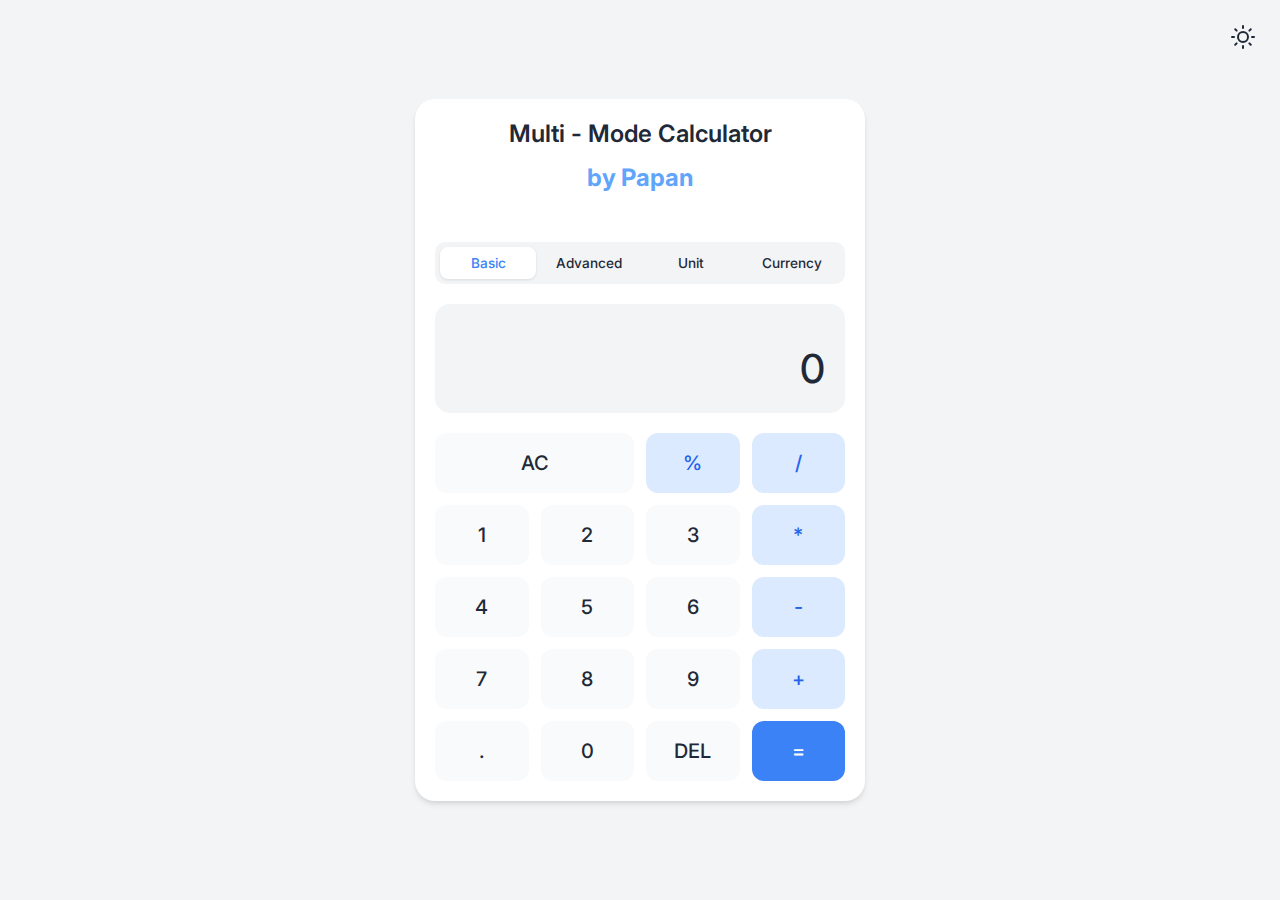
<file: index.html>
<!DOCTYPE html>
<html lang="en">

<head>
    <meta charset="UTF-8">
    <meta name="viewport" content="width=device-width, initial-scale=1.0">
    <meta name="description" content="Multi-Mode Calculator">
    <title>Multi-Mode Calculator</title>
    <link rel="stylesheet" href="style.css">
    <link rel="preconnect" href="https://fonts.googleapis.com">
    <link rel="preconnect" href="https://fonts.gstatic.com" crossorigin>
    <link href="https://fonts.googleapis.com/css2?family=Inter:wght@300;400;500;600&display=swap" rel="stylesheet">
    <link rel="icon" type="image/svg+xml" href="icon.svg">

</head>

<body>
    <div class="app-container">
        <header>
            <h1>Multi - Mode Calculator</h1>
            <h2>by <a href="https://github.com/papan-connect">Papan</a></h2>
            <br>
            <nav class="mode-switch">
                <button class="tab-btn active" data-tab="basic">Basic</button>
                <button class="tab-btn" data-tab="advanced">Advanced</button>
                <button class="tab-btn" data-tab="unit">Unit</button>
                <button class="tab-btn" data-tab="currency">Currency</button>
            </nav>
            <button id="theme-toggle" aria-label="Toggle Dark Mode">
                <svg class="icon-sun" xmlns="http://www.w3.org/2000/svg" width="24" height="24" viewBox="0 0 24 24"
                    fill="none" stroke="currentColor" stroke-width="2" stroke-linecap="round" stroke-linejoin="round">
                    <circle cx="12" cy="12" r="5"></circle>
                    <line x1="12" y1="1" x2="12" y2="3"></line>
                    <line x1="12" y1="21" x2="12" y2="23"></line>
                    <line x1="4.22" y1="4.22" x2="5.64" y2="5.64"></line>
                    <line x1="18.36" y1="18.36" x2="19.78" y2="19.78"></line>
                    <line x1="1" y1="12" x2="3" y2="12"></line>
                    <line x1="21" y1="12" x2="23" y2="12"></line>
                    <line x1="4.22" y1="19.78" x2="5.64" y2="18.36"></line>
                    <line x1="18.36" y1="5.64" x2="19.78" y2="4.22"></line>
                </svg>
                <svg class="icon-moon" xmlns="http://www.w3.org/2000/svg" width="24" height="24" viewBox="0 0 24 24"
                    fill="none" stroke="currentColor" stroke-width="2" stroke-linecap="round" stroke-linejoin="round"
                    style="display: none;">
                    <path d="M21 12.79A9 9 0 1 1 11.21 3 7 7 0 0 0 21 12.79z"></path>
                </svg>
            </button>
        </header>

        <main>
            <!-- Basic Calculator -->
            <section id="basic" class="calculator-mode active">
                <div class="display">
                    <div class="previous-operand" id="basic-previous"></div>
                    <div class="current-operand" id="basic-current">0</div>
                </div>
                <div class="keypad basic-keys">
                    <button class="btn-clear span-2">AC</button>
                    <button class="btn-op">%</button>
                    <button class="btn-op">/</button>
                    <button class="btn-num">1</button>
                    <button class="btn-num">2</button>
                    <button class="btn-num">3</button>
                    <button class="btn-op">*</button>
                    <button class="btn-num">4</button>
                    <button class="btn-num">5</button>
                    <button class="btn-num">6</button>
                    <button class="btn-op">-</button>
                    <button class="btn-num">7</button>
                    <button class="btn-num">8</button>
                    <button class="btn-num">9</button>
                    <button class="btn-op">+</button>
                    <button class="btn-num">.</button>
                    <button class="btn-num">0</button>
                    <button class="btn-delete">DEL</button>
                    <button class="btn-equals">=</button>
                </div>
            </section>

            <!-- Advanced Calculator -->
            <section id="advanced" class="calculator-mode">
                <div class="display">
                    <div class="previous-operand" id="adv-previous"></div>
                    <div class="current-operand" id="adv-current">0</div>
                </div>
                <div class="keypad advanced-keys">
                    <!-- Scientific Keys -->
                    <button class="btn-func">sin</button>
                    <button class="btn-func">cos</button>
                    <button class="btn-func">tan</button>
                    <button class="btn-func">log</button>
                    <button class="btn-func">ln</button>
                    <button class="btn-func">√</button>
                    <button class="btn-func">x²</button>
                    <button class="btn-func">x^y</button>
                    <button class="btn-func">(</button>
                    <button class="btn-func">)</button>

                    <!-- Standard Keys -->
                    <button class="btn-num">7</button>
                    <button class="btn-num">8</button>
                    <button class="btn-num">9</button>

                    <button class="btn-clear span-2">AC</button>

                    <button class="btn-num">4</button>
                    <button class="btn-num">5</button>
                    <button class="btn-num">6</button>
                    <button class="btn-op">+</button>
                    <button class="btn-op">-</button>

                    <button class="btn-num">1</button>
                    <button class="btn-num">2</button>
                    <button class="btn-num">3</button>
                    <button class="btn-op">*</button>
                    <button class="btn-op">/</button>

                    <button class="btn-num">.</button>
                    <button class="btn-num">0</button>
                    <button class="btn-delete">DEL</button>
                    <button class="btn-func">π</button>
                    <button class="btn-equals">=</button>
                </div>
            </section>

            <!-- Unit Converter -->
            <section id="unit" class="calculator-mode">
                <div class="converter-container">
                    <div class="converter-group">
                        <label for="unit-category">Category</label>
                        <select id="unit-category">
                            <option value="length">Length</option>
                            <option value="weight">Weight</option>
                            <option value="temperature">Temperature</option>
                            <option value="area">Area</option>
                        </select>
                    </div>

                    <div class="converter-inputs">
                        <div class="input-group">
                            <input type="number" id="unit-from-value" placeholder="0">
                            <select id="unit-from-type"></select>
                        </div>
                        <div class="equals-sign">=</div>
                        <div class="input-group">
                            <input type="number" id="unit-to-value" placeholder="0" readonly>
                            <select id="unit-to-type"></select>
                        </div>
                    </div>
                </div>
            </section>

            <!-- Currency Converter -->
            <section id="currency" class="calculator-mode">
                <div class="converter-container">
                    <div class="status-message" id="currency-status"></div>
                    <div class="converter-inputs">
                        <div class="input-group">
                            <label>Amount</label>
                            <input type="number" id="currency-amount" value="1">
                        </div>
                        <div class="input-group">
                            <label>From</label>
                            <select id="currency-from"></select>
                        </div>
                        <div class="exchange-icon">⇄</div>
                        <div class="input-group">
                            <label>To</label>
                            <select id="currency-to"></select>
                        </div>
                    </div>
                    <div class="result-display">
                        <span id="currency-result">Loading...</span>
                    </div>
                    <div class="last-updated" id="currency-last-updated"></div>
                </div>
            </section>
        </main>
    </div>

    <script src="basic.js"></script>
    <script src="advanced.js"></script>
    <script src="unit.js"></script>
    <script src="currency.js"></script>
    <script src="main.js"></script>
</body>

</html>
</file>
<file: style.css>
:root {
    --bg-color: #f3f4f6;
    --app-bg: #ffffff;
    --text-color: #1f2937;
    --primary-color: #3b82f6;
    --secondary-color: #e5e7eb;
    --accent-color: #60a5fa;
    --key-bg: #f9fafb;
    --key-hover: #e5e7eb;
    --op-bg: #dbeafe;
    --op-text: #2563eb;
    --equals-bg: #3b82f6;
    --equals-text: #ffffff;
    --display-bg: #f3f4f6;
    --shadow: 0 4px 6px -1px rgba(0, 0, 0, 0.1), 0 2px 4px -1px rgba(0, 0, 0, 0.06);
}

[data-theme="dark"] {
    --bg-color: #111827;
    --app-bg: #1f2937;
    --text-color: #f9fafb;
    --primary-color: #60a5fa;
    --secondary-color: #374151;
    --accent-color: #3b82f6;
    --key-bg: #374151;
    --key-hover: #4b5563;
    --op-bg: #1e3a8a;
    --op-text: #93c5fd;
    --equals-bg: #2563eb;
    --equals-text: #ffffff;
    --display-bg: #111827;
}

* {
    box-sizing: border-box;
    margin: 0;
    padding: 0;
}

body {
    font-family: 'Inter', sans-serif;
    background-color: var(--bg-color);
    color: var(--text-color);
    display: flex;
    justify-content: center;
    align-items: center;
    min-height: 100vh;
    transition: background-color 0.3s, color 0.3s;
}

.app-container {
    background-color: var(--app-bg);
    border-radius: 20px;
    box-shadow: var(--shadow);
    width: 100%;
    max-width: 400px; /* Default for basic/mobile */
    padding: 20px;
    transition: max-width 0.3s ease;
    overflow: hidden;
}

/* Header & Nav */
header {
    display: flex;
    flex-direction: column;
    gap: 15px;
    margin-bottom: 20px;
}

header h1 {
    font-size: 1.5rem;
    font-weight: 600;
    text-align: center;
}

header h2 {
    text-align: center;
    color: #60a5fa;
}

a{
    color:inherit;
    text-decoration: none ;
}

.mode-switch {
    display: flex;
    gap: 5px;
    background-color: var(--display-bg);
    padding: 5px;
    border-radius: 10px;
}

.tab-btn {
    background: none;
    border: none;
    padding: 8px 12px;
    border-radius: 8px;
    cursor: pointer;
    color: var(--text-color);
    font-size: 0.85rem;
    font-weight: 500;
    white-space: nowrap;
    transition: background-color 0.2s;
    flex: 1;
}

.tab-btn.active {
    background-color: var(--app-bg);
    box-shadow: 0 1px 3px rgba(0,0,0,0.1);
    color: var(--primary-color);
}

#theme-toggle {
    position: absolute;
    top: 20px;
    right: 20px;
    background: none;
    border: none;
    cursor: pointer;
    color: var(--text-color);
    padding: 5px;
    border-radius: 50%;
}

#theme-toggle:hover {
    background-color: var(--secondary-color);
}

/* Display */
.display {
    background-color: var(--display-bg);
    border-radius: 15px;
    padding: 20px;
    margin-bottom: 20px;
    text-align: right;
    min-height: 100px;
    display: flex;
    flex-direction: column;
    justify-content: flex-end;
    word-break: break-all;
}

.previous-operand {
    color: var(--text-color);
    opacity: 0.7;
    font-size: 1rem;
    min-height: 1.2rem;
}

.current-operand {
    color: var(--text-color);
    font-size: 2.5rem;
    font-weight: 500;
}

/* Keypads */
.calculator-mode {
    display: none;
    animation: fadeIn 0.3s ease;
}

.calculator-mode.active {
    display: block;
}

@keyframes fadeIn {
    from { opacity: 0; transform: translateY(10px); }
    to { opacity: 1; transform: translateY(0); }
}

.keypad {
    display: grid;
    grid-template-columns: repeat(4, 1fr);
    gap: 12px;
}

.advanced-keys {
    grid-template-columns: repeat(5, 1fr);
}

button {
    font-family: inherit;
}

.keypad button {
    height: 60px;
    border-radius: 12px;
    border: none;
    font-size: 1.25rem;
    font-weight: 500;
    cursor: pointer;
    background-color: var(--key-bg);
    color: var(--text-color);
    transition: filter 0.2s, transform 0.1s;
}

.keypad button:hover {
    filter: brightness(0.95);
}

.keypad button:active {
    transform: scale(0.95);
}

.btn-op {
    background-color: var(--op-bg) !important;
    color: var(--op-text) !important;
}

.btn-equals {
    background-color: var(--equals-bg) !important;
    color: var(--equals-text) !important;
}

.btn-clear, .btn-delete {
    color: #ef4444;
}

.span-2 {
    grid-column: span 2;
}

/* Converters */
.converter-container {
    padding: 10px;
}

.converter-group {
    margin-bottom: 20px;
}

.converter-group label {
    display: block;
    margin-bottom: 8px;
    font-size: 0.9rem;
    font-weight: 500;
}

select, input {
    width: 100%;
    padding: 12px;
    border-radius: 10px;
    border: 1px solid var(--secondary-color);
    background-color: var(--display-bg);
    color: var(--text-color);
    font-family: inherit;
    font-size: 1rem;
    outline: none;
}

select:focus, input:focus {
    border-color: var(--primary-color);
}

.converter-inputs {
    display: flex;
    flex-direction: column;
    gap: 15px;
}

.input-group {
    display: flex;
    flex-direction: column;
    gap: 5px;
}

.equals-sign {
    text-align: center;
    font-size: 1.5rem;
    color: var(--primary-color);
}

.exchange-icon {
    text-align: center;
    font-size: 1.5rem;
    transform: rotate(90deg);
    color: var(--primary-color);
    margin: 10px 0;
}

.result-display {
    margin-top: 20px;
    text-align: center;
    font-size: 1.5rem;
    font-weight: 600;
    color: var(--primary-color);
    padding: 20px;
    background-color: var(--display-bg);
    border-radius: 15px;
}

.last-updated {
    text-align: center;
    margin-top: 10px;
    font-size: 0.8rem;
    opacity: 0.7;
}

/* Responsive adjustments */
@media (min-width: 600px) {
    .app-container {
        max-width: 450px;
    }
    
    /* Expand for advanced mode */
    body:has(#advanced.active) .app-container {
        max-width: 600px;
    }
}
</file>
